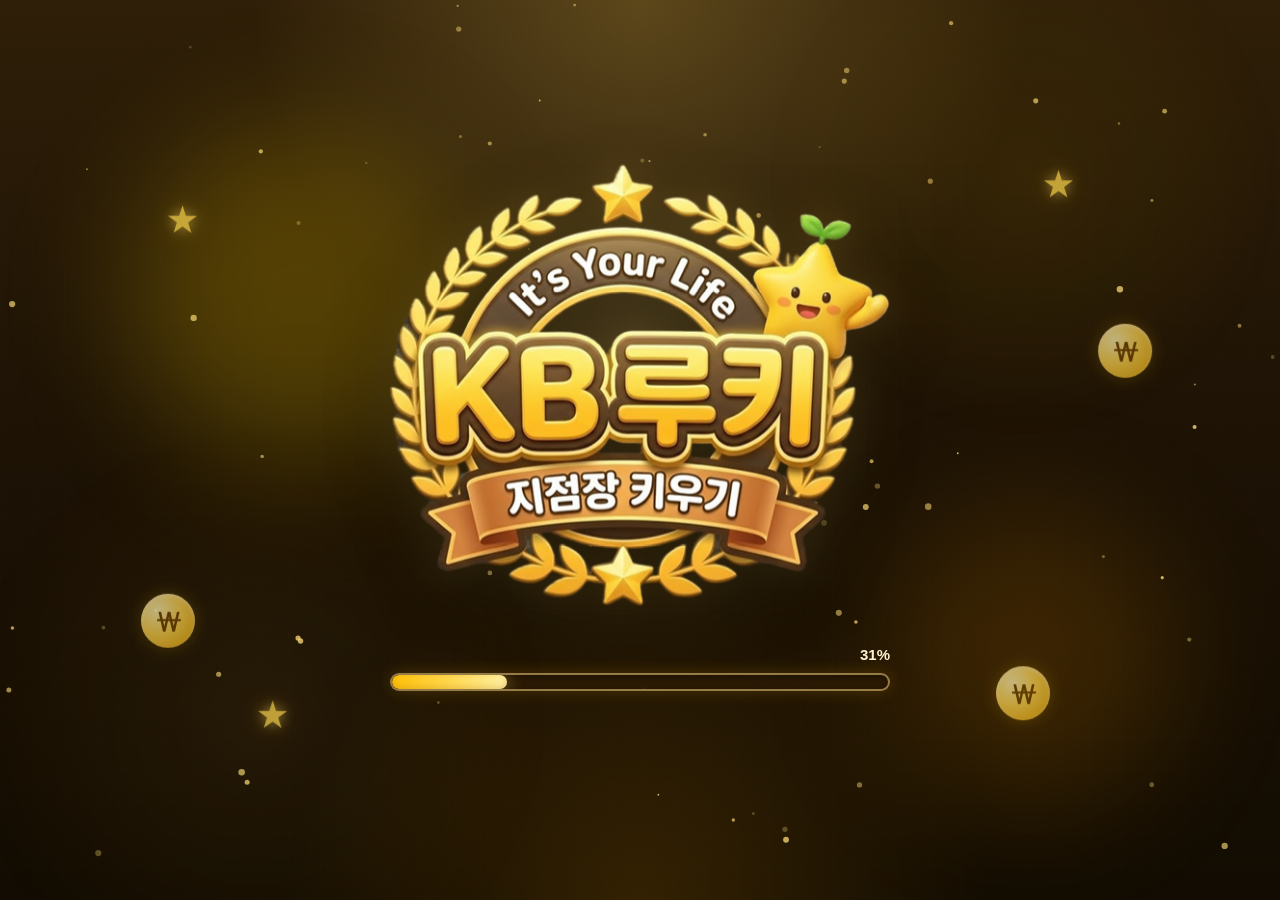
<file: index.html>
<!doctype html>
<html lang="ko">
  <head>
    <meta charset="UTF-8" />
    <meta name="viewport" content="width=device-width, initial-scale=1.0" />
    <meta http-equiv="refresh" content="0; URL='/html/SplashScreenPage.html'" />
    <title>Document</title>
  </head>
  <body></body>
</html>
</file>
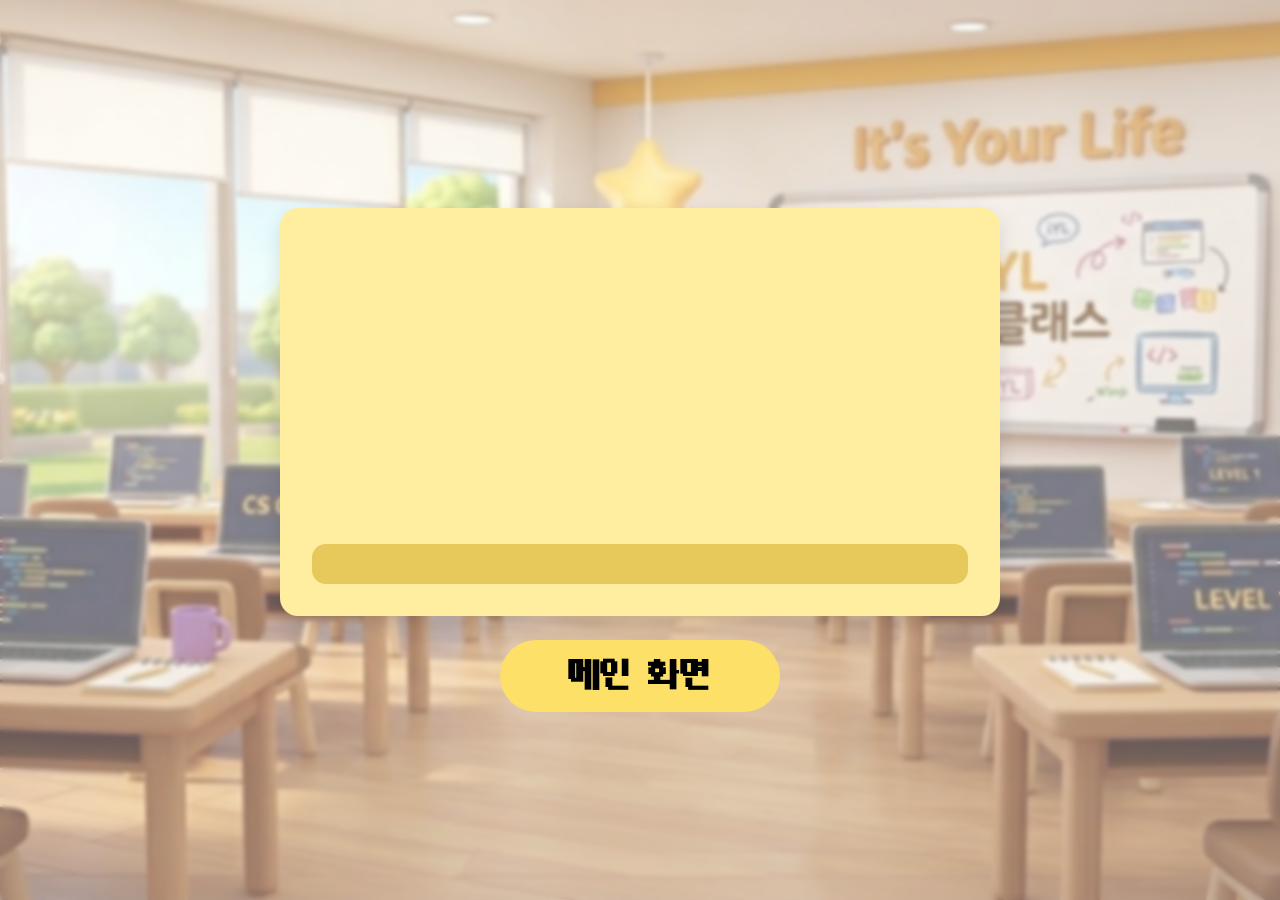
<file: html/ExplainPage.html>
<!doctype html>
<html lang="ko">
    <head>
        <meta charset="UTF-8" />
        <meta name="viewport" content="width=device-width, initial-scale=1.0" />
        <title>문제 해설</title>

        <link rel="stylesheet" href="../css/QuizPage.css" />
        <link rel="stylesheet" href="../css/ExplainPage.css" />
        <link rel="stylesheet" href="../css/Global.css" />
    </head>

    <body>
        <div class="quiz-page">
            <div class="overlay"></div>

            <header class="quiz-header"></header>

            <main class="quiz-card">
                <!-- 틀린 문제 표시 -->
                <div id="wrong-indicator" class="wrong-indicator"></div>

                <div class="question-box">
                    <h2 id="question" class="question-text"></h2>
                </div>

                <!-- 정답 표시 -->
                <div id="options" class="answer-area"></div>

                <!-- 해설 -->
                <div id="explanation" class="explanation"></div>
            </main>

            <div class="bottom-area">
                <button class="next-btn home-btn">메인 화면</button>
            </div>
        </div>

        <script src="../js/ExplainPage.js"></script>
    </body>
</html>
</file>
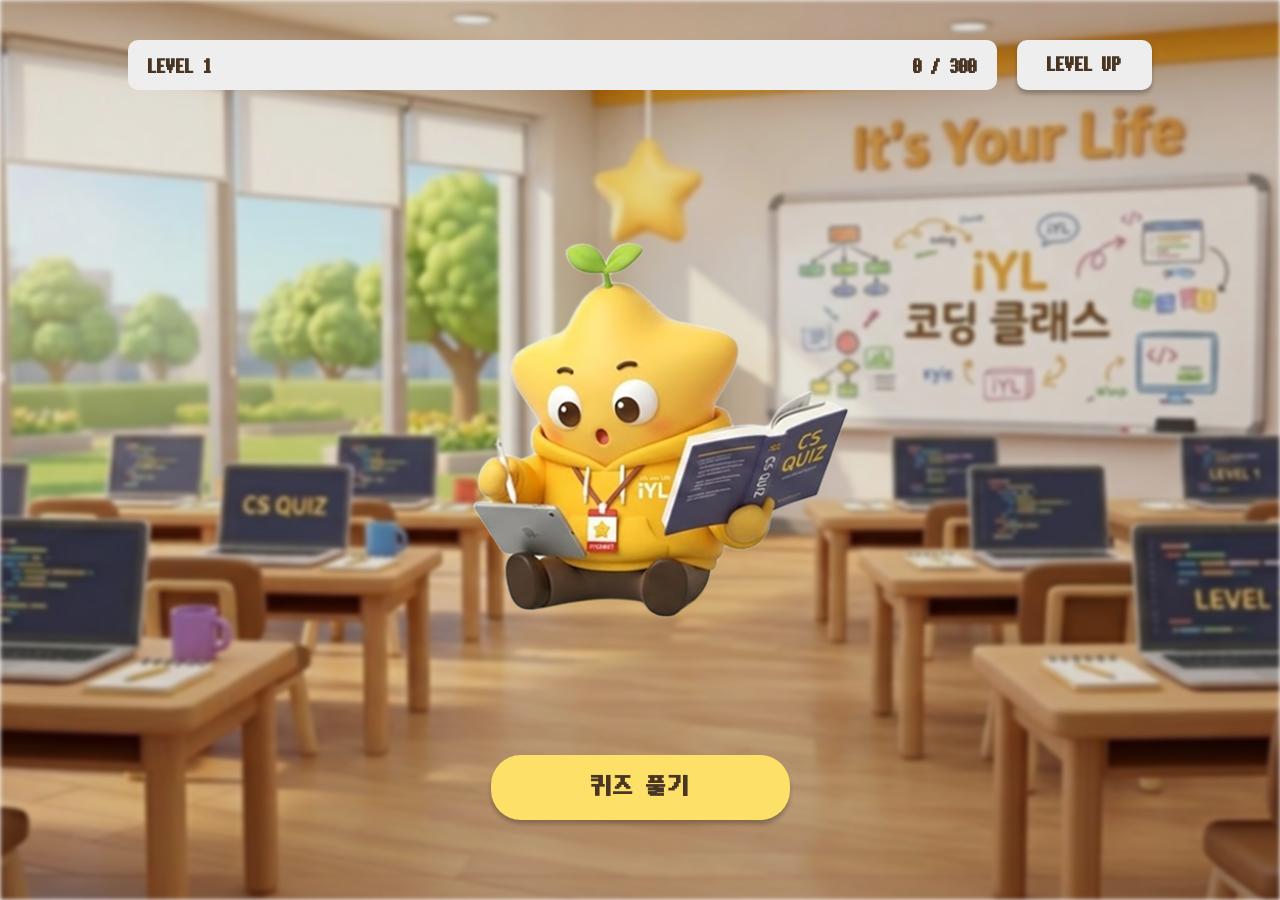
<file: html/MainPage.html>
<!doctype html>
<html lang="ko">
  <head>
    <meta charset="UTF-8" />
    <title>KB 루키 - 지점장 키우기</title>
    <link rel="stylesheet" href="../css/MainPage.css" />
    <link rel="stylesheet" href="../css/Global.css" />
  </head>

  <body>
    <div id="container">
      <!-- 배경 -->
      <img id="bg" />

      <!-- 상단 UI -->
      <div id="top-ui">
        <div id="progress-container">
          <div id="progress-bar">
            <div id="progress"></div>
            <div id="text-container">
              <span id="level-text"></span>
              <span id="exp-text"></span>
            </div>
          </div>

          <button id="levelBtn" disabled>LEVEL UP</button>
        </div>
      </div>

      <!-- 캐릭터 -->
      <div id="character-area">
        <img id="character" />
      </div>

      <!-- 시작 -->
      <button id="startBtn">퀴즈 풀기</button>
    </div>

    <script src="../js/MainPage.js"></script>
  </body>
</html>
</file>
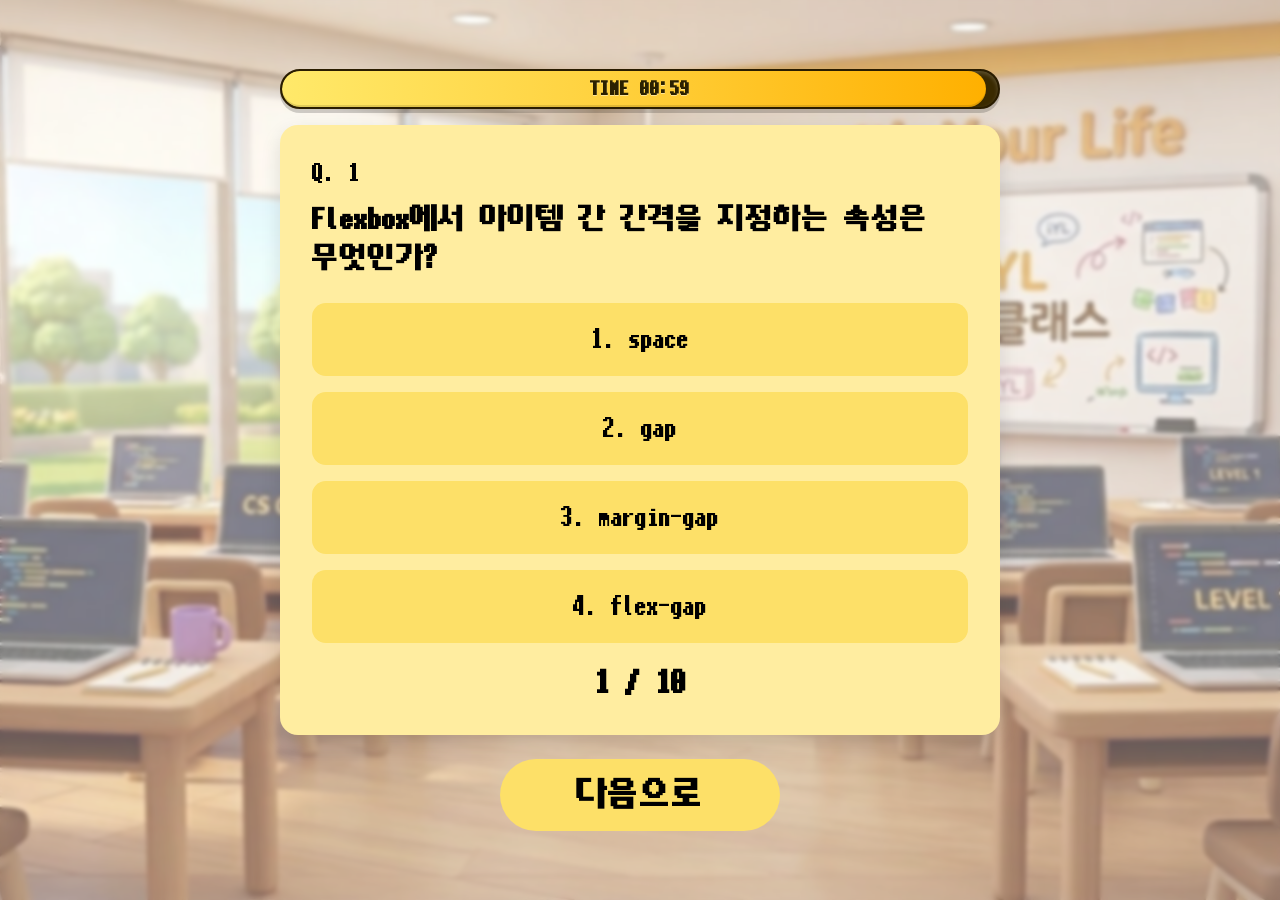
<file: html/QuizPage.html>
<!doctype html>
<html lang="ko">
    <head>
        <meta charset="UTF-8" />
        <meta name="viewport" content="width=device-width, initial-scale=1.0" />
        <title>퀴즈 풀기</title>
        <link rel="stylesheet" href="../css/QuizPage.css" />
        <link rel="stylesheet" href="../css/Global.css" />
    </head>
    <body>
        <div class="quiz-page">
            <img id="bgImage" class="bg-image" src="" alt="" />
            <div class="overlay"></div>

            <div class="game-timer-wrap">
                <div class="game-timer-frame">
                    <div id="timerBar" class="game-timer-bar"></div>
                    <div id="timerLabel" class="game-timer-label">
                        TIME 01:00
                    </div>
                </div>
            </div>

            <main class="quiz-card">
                <div class="question-box">
                    <p class="question-number" id="questionNumber">Q. 1</p>
                    <h2 class="question-text" id="questionText">문제 표시</h2>
                </div>

                <div class="answer-area" id="answerArea">
                    <!-- 문제 보기 뜨는 부분 -->
                </div>

                <div class="progress" id="progressText">1 / 10</div>
            </main>

            <div class="bottom-area">
                <button id="nextBtn" class="next-btn">다음으로</button>
                <button id="finishBtn" class="finish-btn hidden">
                    종료하기
                </button>
            </div>
        </div>

        <script src="../js/QuizPage.js"></script>
        <audio id="quizAudio" src="../assets/audio/timer.mp3"></audio>
    </body>
</html>
</file>
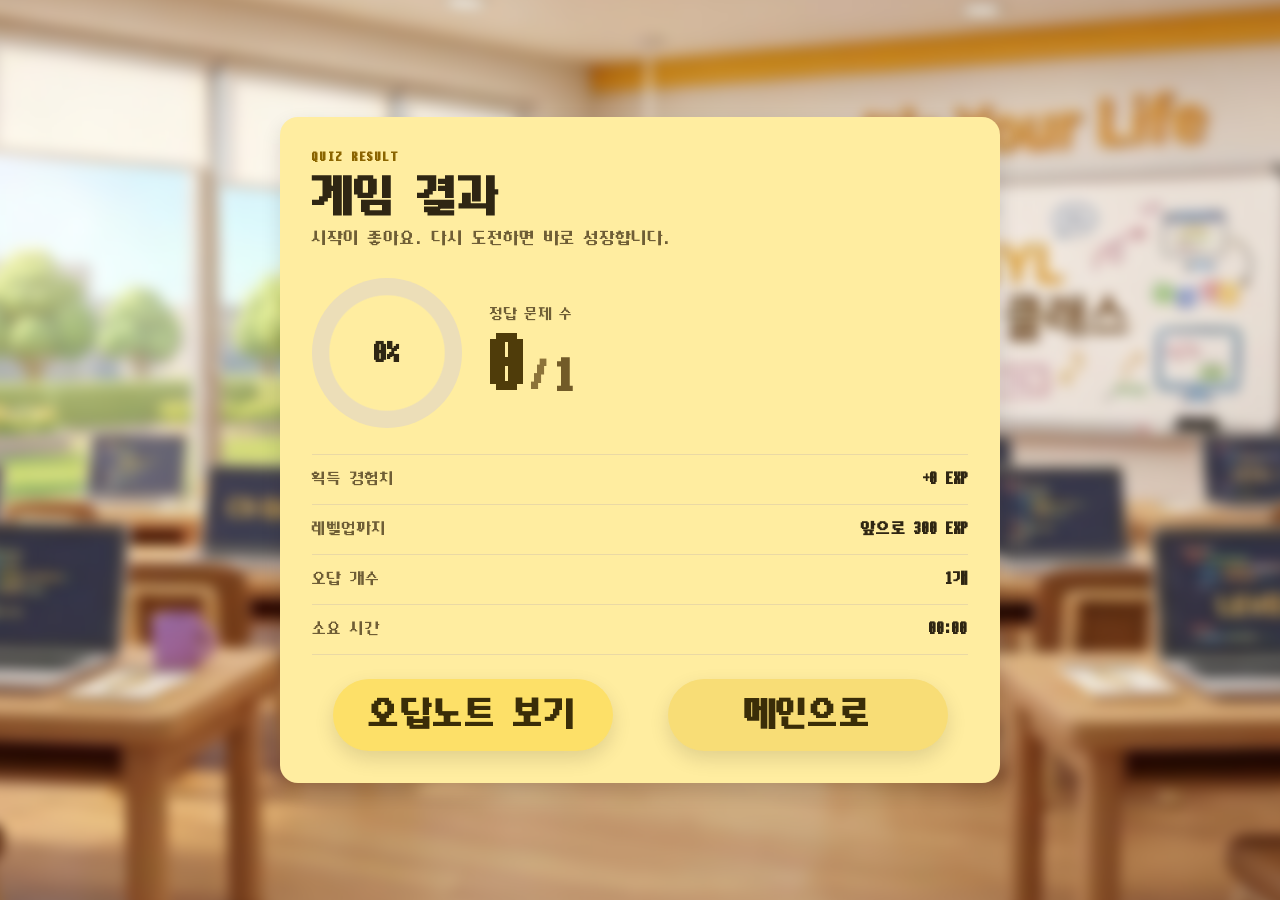
<file: html/ResultPage.html>
<!doctype html>
<html lang="ko">
  <head>
    <meta charset="UTF-8" />
    <meta name="viewport" content="width=device-width, initial-scale=1.0" />
    <title>게임 결과</title>
    <link rel="stylesheet" href="../css/ResultPage.css" />
    <link rel="stylesheet" href="../css/Global.css" />
    <script src="../js/ResultPage.js" defer></script>
  </head>

  <body>
    <main class="result-page">
      <section class="result-card" aria-labelledby="result-title">
        <p class="eyebrow">QUIZ RESULT</p>
        <h1 id="result-title">게임 결과</h1>
        <p id="result-message" class="result-message">
          오늘도 한 단계 성장했어요.
        </p>

        <div class="score-area">
          <div
            id="score-ring"
            class="score-ring"
            role="img"
            aria-label="정답률"
          >
            <span id="accuracy-text">0%</span>
          </div>
          <div class="score-summary">
            <p class="score-label">정답 문제 수</p>
            <p id="correct-text" class="correct-highlight">
              <span id="correct-count" class="correct-count">0</span>
              <span class="correct-divider">/</span>
              <span id="total-count" class="correct-total">10</span>
            </p>
            </p>
          </div>
        </div>

        <ul class="detail-list">
          <li><span>획득 경험치</span><strong id="exp-text">+0 EXP</strong></li>
          <li>
            <span>레벨업까지</span
            ><strong id="remain-exp-text">앞으로 0 EXP</strong>
          </li>
          <li><span>오답 개수</span><strong id="wrong-text">0개</strong></li>
          <li><span>소요 시간</span><strong id="time-text">00:00</strong></li>
        </ul>

        <div class="button-row">
          <a id="review-link" class="btn secondary" href="#">오답노트 보기</a>
          <a id="main-link" class="btn ghost" href="#">메인으로</a>
        </div>
      </section>
    </main>
  </body>
</html>
</file>
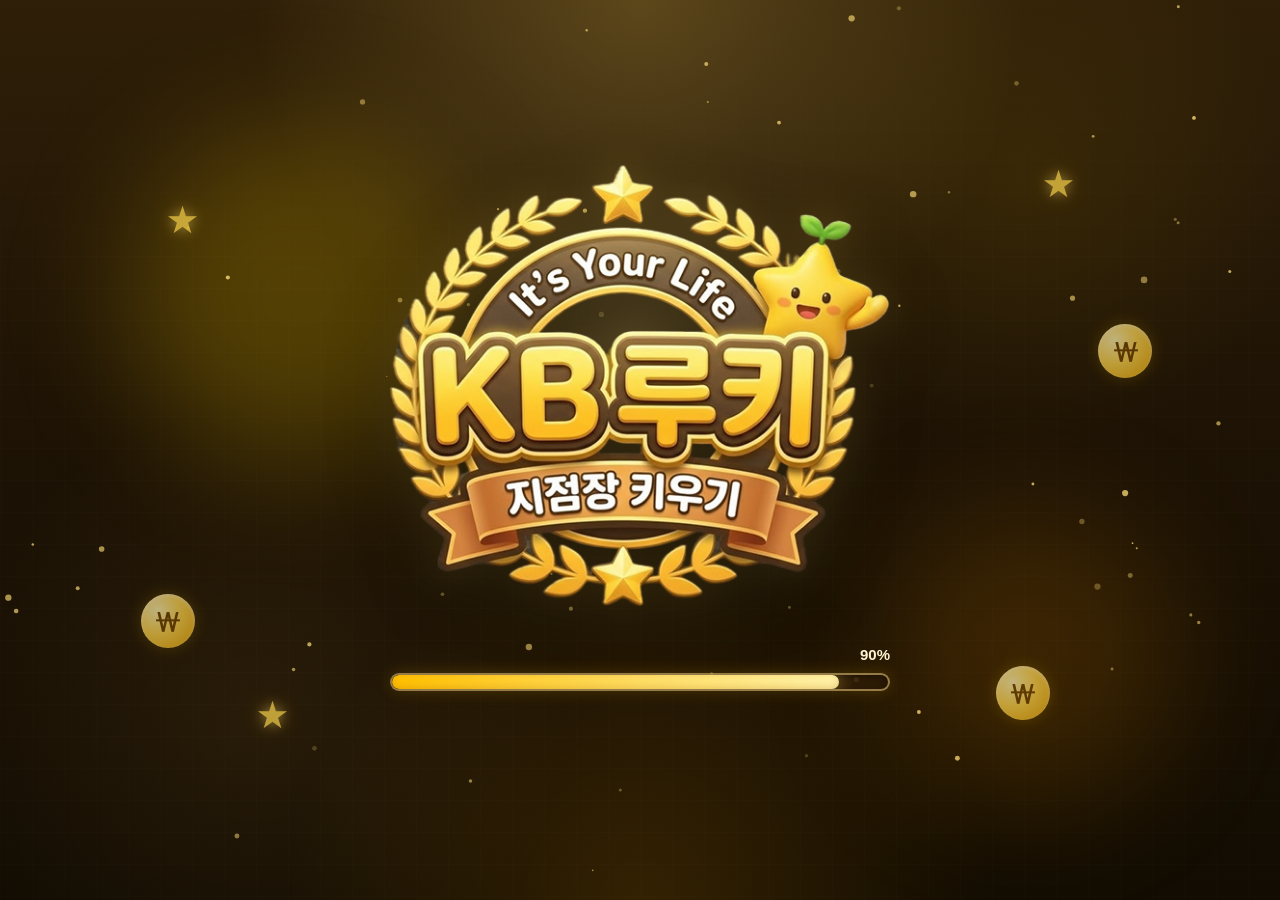
<file: html/SplashScreenPage.html>
<!doctype html>
<html lang="ko">
  <head>
    <meta charset="UTF-8" />
    <meta name="viewport" content="width=device-width, initial-scale=1.0" />
    <title>KB루키 지점장 키우기 - Splash</title>
    <link rel="stylesheet" href="../css/SplashScreenPage.css" />
  </head>
  <body>
    <div class="splash-page">
      <!-- 배경 효과 -->
      <div class="bg-gradient"></div>
      <div class="grid-overlay"></div>
      <div class="glow glow-1"></div>
      <div class="glow glow-2"></div>

      <!-- 떠다니는 장식 -->
      <div class="floating floating-star star-1">★</div>
      <div class="floating floating-star star-2">★</div>
      <div class="floating floating-star star-3">★</div>
      <div class="floating floating-coin coin-1">₩</div>
      <div class="floating floating-coin coin-2">₩</div>
      <div class="floating floating-coin coin-3">₩</div>

      <!-- 파티클 캔버스 -->
      <canvas id="particle-canvas"></canvas>

      <!-- 메인 컨텐츠 -->
      <main class="content">
        <div class="logo-wrap">
          <img
            src="../assets/image/logo.png"
            alt="KB루키 지점장 키우기 로고"
            class="logo"
          />
        </div>

        <div class="loading-section">
          <div class="loading-label">
            <span id="loading-percent">0%</span>
          </div>

          <div class="loading-bar">
            <div class="loading-fill" id="loading-fill"></div>
            <div class="loading-glow"></div>
          </div>
        </div>

        <button class="start-btn hidden" id="start-btn">시작하기</button>
      </main>
    </div>

    <script src="../js/SplashScreenPage.js"></script>
  </body>
</html>
</file>
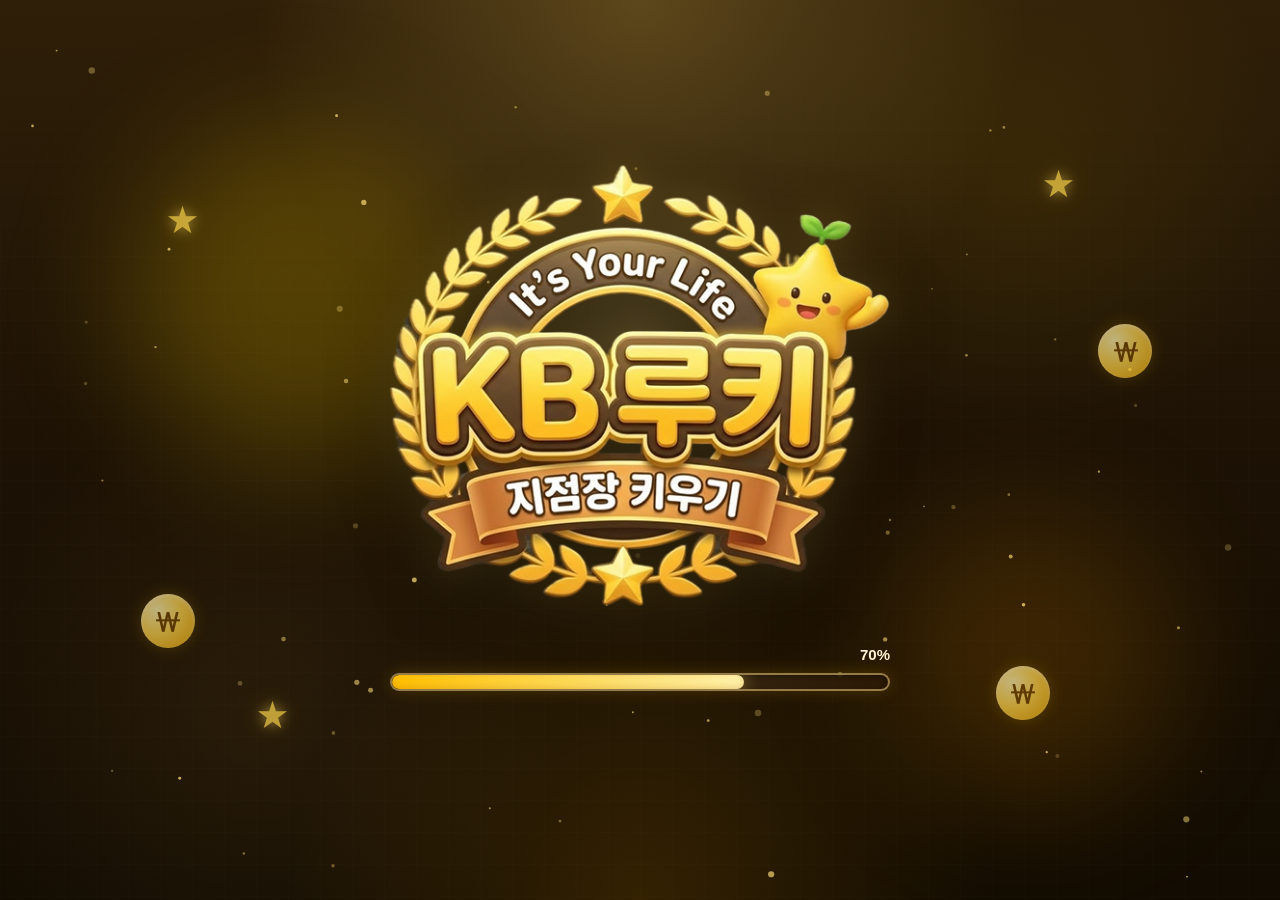
<file: html/SplashScreePage.html>
<!doctype html>
<html lang="ko">
  <head>
    <meta charset="UTF-8" />
    <meta name="viewport" content="width=device-width, initial-scale=1.0" />
    <title>KB루키 지점장 키우기 - Splash</title>
    <link rel="stylesheet" href="../css/SplashScreePage.css" />
  </head>
  <body>
    <div class="splash-page">
      <!-- 배경 효과 -->
      <div class="bg-gradient"></div>
      <div class="grid-overlay"></div>
      <div class="glow glow-1"></div>
      <div class="glow glow-2"></div>

      <!-- 떠다니는 장식 -->
      <div class="floating floating-star star-1">★</div>
      <div class="floating floating-star star-2">★</div>
      <div class="floating floating-star star-3">★</div>
      <div class="floating floating-coin coin-1">₩</div>
      <div class="floating floating-coin coin-2">₩</div>
      <div class="floating floating-coin coin-3">₩</div>

      <!-- 파티클 캔버스 -->
      <canvas id="particle-canvas"></canvas>

      <!-- 메인 컨텐츠 -->
      <main class="content">
        <div class="logo-wrap">
          <img
            src="../assets/image/logo.png"
            alt="KB루키 지점장 키우기 로고"
            class="logo"
          />
        </div>

        <div class="loading-section">
          <div class="loading-label">
            <span id="loading-percent">0%</span>
          </div>

          <div class="loading-bar">
            <div class="loading-fill" id="loading-fill"></div>
            <div class="loading-glow"></div>
          </div>
        </div>

        <button class="start-btn hidden" id="start-btn">시작하기</button>
      </main>
    </div>

    <script src="../js/SplashScreePage.js"></script>
  </body>
</html>
</file>
<file: css/QuizPage.css>
/* reset / base */
* {
    box-sizing: border-box;
    margin: 0;
    padding: 0;
}

@font-face {
    font-family: 'mulmaru';
    src: url('../assets/MulmaruMono.woff2') format('woff2');
}

html,
body {
    background-color: #ffeda0;
    font-family: 'mulmaru', sans-serif;
}

button {
    font-family: inherit;
}

/* Page Layout */
.quiz-page {
    position: relative;
    width: 100%;
    min-height: 100vh;
    display: flex;
    flex-direction: column;
    align-items: center;
    justify-content: center;
    padding: 24px;
}

.bg-image {
    position: absolute;
    width: 100%;
    height: 100%;
    object-fit: cover;
    z-index: 0;
}

.overlay {
    position: absolute;
    inset: 0;
    background: rgba(255, 255, 255, 0.35);
    backdrop-filter: blur(2px);
    z-index: 1;
}

/* Main Sections */
.quiz-header,
.quiz-card,
.bottom-area {
    position: relative;
    z-index: 2;
}

.quiz-header {
    width: 100%;
    max-width: 900px;
    display: flex;
    justify-content: flex-end;
    margin-bottom: 20px;
}

.quiz-card {
    width: 100%;
    max-width: 720px;
    background: #ffeda0;
    border-radius: 18px;
    padding: 32px;
    box-shadow: 0 8px 20px rgba(0, 0, 0, 0.12);
}

.bottom-area {
    margin-top: 24px;
}

/* Quiz Content */
.game-timer-wrap {
    width: 100%;
    max-width: 720px;
    margin-bottom: 16px;
    position: relative;
    z-index: 3;
}

.game-timer-frame {
    position: relative;
    width: 100%;
    height: 40px;
    background: #3a2a00;
    border: 2px solid #2a1d00;
    border-radius: 999px;
    overflow: hidden;
    box-shadow:
        0 4px 0 rgba(0, 0, 0, 0.18),
        inset 0 2px 4px rgba(255, 255, 255, 0.2);
}

.game-timer-bar {
    height: 100%;
    width: 100%;
    border-radius: 999px;
    background: #ffe96a;
    transition:
        width 1s linear,
        background 0.3s ease;
    box-shadow: inset 0 -2px 0 rgba(0, 0, 0, 0.12);
}

.game-timer-label {
    position: absolute;
    inset: 0;
    display: flex;
    align-items: center;
    justify-content: center;
    font-size: 18px;
    font-weight: 700;
    color: #2b2100;
    text-shadow: 0 1px 0 rgba(255, 255, 255, 0.45);
    letter-spacing: 1px;
    pointer-events: none;
}

.game-timer-frame.danger {
    animation: timerShake 0.6s infinite alternate;
}

@keyframes timerShake {
    from {
        transform: translateY(0);
    }
    to {
        transform: translateY(-1px);
    }
}

.question-box {
    margin-bottom: 24px;
}

.question-number {
    font-size: 24px;
    margin-bottom: 12px;
}

.question-text {
    font-size: 28px;
    font-weight: 600;
    line-height: 1.4;
}

.answer-area {
    display: flex;
    flex-direction: column;
    gap: 16px;
    min-height: 260px;
}

.progress {
    margin-top: 20px;
    text-align: center;
    font-size: 30px;
    font-weight: 700;
}

/* Buttons */
.option-btn,
.ox-btn {
    width: 100%;
    padding: 20px;
    border: none;
    border-radius: 14px;
    background: #fde068;
    font-size: 25px;
    cursor: pointer;
    transition: 0.2s;
}

.option-btn:hover,
.ox-btn:hover {
    transform: translateY(-2px);
}

.next-btn,
.finish-btn {
    width: 280px;
    height: 72px;
    border: none;
    border-radius: 999px;
    background: #fde068;
    font-size: 32px;
    font-weight: 700;
    cursor: pointer;
}

/* State */
.hidden {
    display: none;
}

.option-btn.selected,
.ox-btn.selected {
    outline: 3px solid #222;
}
</file>
<file: css/ExplainPage.css>
/* reset / base */
* {
  box-sizing: border-box;
  margin: 0;
  padding: 0;
}

body {
  background-color: #ffeda0;
  font-family: Arial, Helvetica, sans-serif;
}

/* Page Layout */
.quiz-page {
  position: relative;
  width: 100%;
  min-height: 100vh;

  display: flex;
  flex-direction: column;
  align-items: center;
  justify-content: center;

  padding: 24px;
}

/* 레벨 배경 */
.level1 {
  background: url('../assets/image/bg-level1.png') center/cover no-repeat;
}

.level2 {
  background: url('../assets/image/bg-level2.png') center/cover no-repeat;
}

.level3 {
  background: url('../assets/image/bg-level3.png') center/cover no-repeat;
}

.overlay {
  position: absolute;
  inset: 0;
  background: rgba(255, 255, 255, 0.35);
  backdrop-filter: blur(2px);
  z-index: 1;
}

/* Main Sections */
.quiz-header,
.quiz-card,
.bottom-area {
  position: relative;
  z-index: 2;
}

/* header */
.quiz-header {
  width: 100%;
  max-width: 900px;
  display: flex;
  justify-content: flex-end;
  margin-bottom: 20px;
}

/* card */
.quiz-card {
  width: 100%;
  max-width: 720px;

  background: #ffeda0;

  border-radius: 18px;

  padding: 32px;

  box-shadow: 0 8px 20px rgba(0, 0, 0, 0.12);
}

/* question */
.question-text {
  font-size: 28px;
  font-weight: bold;
  margin-bottom: 24px;
}

/* answer area */
.answer-area {
  width: 100%;
}

/* 선택지 */
.option-btn {
  width: 100%;
  padding: 18px;
  margin: 12px 0;

  border-radius: 14px;
  border: 3px solid transparent;

  background: #e6c85b;

  font-size: 18px;
  font-weight: bold;
}

/* 정답 표시 */
.correct {
  border: 4px solid #ff4d4d;
  background: #f6d66c;
}

/* 해설 박스 */
.explanation {
  margin-top: 20px;

  padding: 20px;

  background: #e6c85b;

  border-radius: 14px;

  font-size: 18px;
  font-weight: bold;

  line-height: 1.6;

  max-height: 200px;
  overflow-y: auto;
}

/* 틀린 문제 동그라미 */
.wrong-indicator {
  display: flex;
  justify-content: center;
  gap: 12px;

  flex-wrap: wrap;

  max-width: 260px;

  margin: 0 auto 20px auto;
}

/* 동그라미 */
.circle {
  width: 40px;
  height: 40px;

  border-radius: 50%;

  background: #f6d66c;

  display: flex;
  justify-content: center;
  align-items: center;

  font-weight: bold;

  cursor: pointer;
}

/* 현재 문제 */
.circle.active {
  background: #ffd84d;
}

/* hover */
.circle:hover {
  transform: scale(1.1);
}

/* bottom */
.bottom-area {
  margin-top: 24px;
}

/* 버튼 */
.next-btn,
.finish-btn {
  width: 280px;
  height: 72px;

  border: none;

  border-radius: 999px;

  background: #fde068;

  font-size: 32px;
  font-weight: 700;

  cursor: pointer;
}
</file>
<file: css/Global.css>
@font-face {
  font-family: 'mulmaru';
  src: url('../assets/font/MulmaruMono.woff2') format('woff2');
}

html,
body {
  font-family: 'mulmaru', sans-serif;
}

button {
  font-family: inherit;
}
</file>
<file: css/MainPage.css>
body {
  margin: 0;
  height: 100vh;
  overflow: hidden;
}

#container {
  width: 100vw;
  height: 100vh;
  position: relative;
  overflow: hidden;
  display: flex;
  flex-direction: column;
  align-items: center;
  justify-content: space-between;
  padding: 40px 0 80px 0;
  box-sizing: border-box;
}

/* 배경 */
#bg {
  position: absolute;
  top: 0;
  left: 0;
  width: 100%;
  height: 100%;
  object-fit: cover;
  z-index: -1;
  filter: blur(2px) brightness(0.9);
}

/* 상단 UI */
#top-ui {
  width: 80%;
}

#progress-container {
  display: flex;
  align-items: center;
  gap: 20px;
}

/* progress */
#progress-bar {
  flex: 1;
  height: 50px;
  background: #eee;
  border-radius: 10px;
  overflow: hidden;
  position: relative;
}

#progress {
  height: 100%;
  width: 0%;
  background: #9cc44b;
  border-radius: 10px;
}

#text-container {
  width: 100%;
  position: absolute;
  top: 30%;
  display: flex;
  justify-content: space-between;
  padding: 0 20px;
  box-sizing: border-box;
}

/* 현재 레벨 */
#level-text {
  font-weight: 700;
  color: #483524;
  font-size: 18px;
}

/* 현재 경험치 */
#exp-text {
  font-size: 18px;
  font-weight: 700;
  color: #483524;
}

/* level 버튼 */
#levelBtn {
  height: 50px;
  padding: 12px 30px;
  border: none;
  border-radius: 10px;
  background: #f4de8d;
  box-shadow: 0 4px 4px 0 rgba(0, 0, 0, 0.25);
  color: #483524;
  font-size: 18px;
  font-weight: 700;
  cursor: pointer;
  transition: transform 0.2s;
}

#levelBtn:disabled {
  background: #eee;
  cursor: not-allowed;
}

#levelBtn:hover {
  transform: scale(1.05);
}

/* 캐릭터 */
#character-area {
  position: absolute;
  top: 50%;
  left: 50%;
  transform: translate(-50%, -50%);
}

#character {
  width: 500px;
}

/* 시작 버튼 */
#startBtn {
  padding: 18px 100px;
  border: none;
  border-radius: 30px;
  color: #483524;
  font-size: 22px;
  font-weight: 700;
  background: #fde068;
  box-shadow: 0 4px 4px 0 rgba(0, 0, 0, 0.25);
  cursor: pointer;
  transition: transform 0.2s;
  z-index: 99;
}

#startBtn:hover {
  transform: scale(1.05);
}
</file>
<file: css/ResultPage.css>
/* KB Style result page color tokens */
:root {
  --bg-deep: #443a27;
  --bg-mid: #9a7b2c;
  --card-bg: #ffeda0;
  --text-main: #2f2613;
  --text-sub: #6f5e36;
  --line: #ead9a5;
  --accent: #ffcc00;
  --accent-strong: #ffbc00;
  --kb-gray: #60584c;
  --ok: #1cbb74;
  --tier-bg-image: url('../assets/image/bg-level1.png');
}

* {
  box-sizing: border-box;
  margin: 0;
  padding: 0;
}

body {
  font-family: 'Pretendard', 'Noto Sans KR', 'Apple SD Gothic Neo', sans-serif;
  color: var(--text-main);
  background-color: #ffeda0;
  min-height: 100vh;
}

.result-page {
  width: 100%;
  min-height: 100vh;
  position: relative;
  display: flex;
  flex-direction: column;
  align-items: center;
  justify-content: center;
  padding: 24px;
  isolation: isolate;
  overflow: hidden;
}

.result-page::before,
.result-page::after {
  content: '';
  position: absolute;
  inset: 0;
  pointer-events: none;
}

.result-page::before {
  z-index: 0;
  background: var(--tier-bg-image) center/cover no-repeat;
  filter: blur(6px);
  transform: scale(1.04);
}

.result-card {
  width: min(720px, 100%);
  position: relative;
  z-index: 2;
  background: var(--card-bg);
  border-radius: 18px;
  padding: 32px;
  box-shadow: 0 8px 20px rgb(0 0 0 / 12%);
}

.eyebrow {
  margin: 0;
  font-size: 12px;
  letter-spacing: 0.16em;
  color: #8b6500;
  font-weight: 700;
}

h1 {
  margin: 10px 0 8px;
  font-size: clamp(30px, 4.2vw, 42px);
  line-height: 1.1;
}

.result-message {
  margin: 0;
  color: var(--text-sub);
  font-size: 16px;
}

.score-area {
  margin-top: 28px;
  display: flex;
  align-items: center;
  gap: 28px;
}

.score-ring {
  --percent: 0;
  width: 150px;
  aspect-ratio: 1;
  border-radius: 50%;
  display: grid;
  place-items: center;
  background:
    radial-gradient(closest-side, var(--card-bg) 76%, transparent 78% 100%),
    conic-gradient(var(--accent) calc(var(--percent) * 1%), #ecdeb8 0);
}

.score-ring span {
  font-size: 26px;
  font-weight: 800;
}

.score-label {
  margin: 0;
  color: var(--text-sub);
  font-size: 14px;
}

.score-label-secondary {
  margin-top: 14px;
}

/* Emphasize solved count (e.g., 7/10) over score */
.correct-highlight {
  margin: 6px 0 0;
  display: inline-flex;
  align-items: flex-end;
  gap: 6px;
  line-height: 1;
}

.correct-count {
  font-size: clamp(52px, 7vw, 72px);
  font-weight: 900;
  letter-spacing: -0.02em;
  color: #4f3c0a;
}

.correct-divider {
  font-size: clamp(26px, 3.6vw, 34px);
  font-weight: 700;
  color: #8c7339;
  margin-bottom: 10px;
}

.correct-total {
  font-size: clamp(30px, 4.3vw, 42px);
  font-weight: 800;
  color: #725b28;
  margin-bottom: 4px;
}

.score-value {
  margin: 6px 0 0;
  font-size: clamp(24px, 3.2vw, 34px);
  line-height: 1;
  font-weight: 700;
  color: var(--kb-gray);
}

.score-sub {
  margin: 10px 0 0;
  font-size: 15px;
  color: var(--text-sub);
}

.detail-list {
  list-style: none;
  margin: 26px 0 0;
  padding: 0;
  border-top: 1px solid var(--line);
}

.detail-list li {
  padding: 14px 0;
  display: flex;
  justify-content: space-between;
  gap: 16px;
  border-bottom: 1px solid var(--line);
  font-size: 15px;
}

.detail-list span {
  color: var(--text-sub);
}

.detail-list strong {
  font-weight: 700;
}

.button-row {
  margin-top: 24px;
  display: grid;
  grid-template-columns: repeat(2, minmax(0, 1fr));
  gap: 14px;
  justify-items: center;
}

.btn {
  display: inline-flex;
  justify-content: center;
  align-items: center;
  width: min(280px, 100%);
  min-height: 72px;
  border: none;
  border-radius: 999px;
  font-weight: 700;
  font-size: clamp(24px, 3vw, 32px);
  text-decoration: none;
  background: #fde068;
  color: #3a2d08;
  box-shadow: 0 8px 20px rgb(0 0 0 / 12%);
  transition:
    transform 0.12s ease,
    filter 0.12s ease,
    box-shadow 0.12s ease,
    background-color 0.12s ease;
}

.btn:hover {
  transform: translateY(-1px);
  filter: brightness(1.02);
  box-shadow: 0 10px 22px rgb(0 0 0 / 14%);
}

.btn:active {
  transform: translateY(0);
}

.btn.is-disabled {
  opacity: 0.45;
  pointer-events: none;
  cursor: default;
  box-shadow: none;
}

.btn.primary {
  background: #fde068;
  color: #3a2d08;
}

.btn.secondary {
  background: #fde068;
  color: #3a2d08;
}

.btn.ghost {
  background: #f8dd76;
  color: #3a2d08;
}

.btn.ghost:hover {
  background: #f2d36a;
}

/* Keep summary card readable on narrow devices */
@media (max-width: 720px) {
  .result-card {
    padding: 26px 20px;
    border-radius: 18px;
  }

  .score-area {
    flex-direction: column;
    align-items: flex-start;
    gap: 16px;
  }

  .score-ring {
    width: 128px;
  }

  .button-row {
    grid-template-columns: 1fr;
  }
}
</file>
<file: css/SplashScreenPage.css>
* {
  box-sizing: border-box;
}

html,
body {
  margin: 0;
  width: 100%;
  height: 100%;
  overflow: hidden;
  font-family: 'Pretendard', 'Apple SD Gothic Neo', 'Malgun Gothic', sans-serif;
}

body {
  background: #120c02;
}

.splash-page {
  position: relative;
  width: 100vw;
  height: 100vh;
  overflow: hidden;
  display: flex;
  align-items: center;
  justify-content: center;
  background:
    radial-gradient(circle at top, rgba(255, 214, 94, 0.22), transparent 35%),
    radial-gradient(circle at bottom, rgba(255, 162, 0, 0.14), transparent 32%),
    linear-gradient(180deg, #2f1f08 0%, #1e1305 45%, #120c02 100%);
}

.bg-gradient {
  position: absolute;
  inset: 0;
  background:
    radial-gradient(
      circle at 50% 38%,
      rgba(255, 231, 154, 0.2),
      transparent 20%
    ),
    radial-gradient(
      circle at 20% 80%,
      rgba(255, 184, 77, 0.08),
      transparent 25%
    ),
    radial-gradient(circle at 80% 20%, rgba(255, 204, 0, 0.08), transparent 22%);
  animation: breathingBg 5s ease-in-out infinite;
}

.grid-overlay {
  position: absolute;
  inset: 0;
  background-image:
    linear-gradient(rgba(255, 255, 255, 0.03) 1px, transparent 1px),
    linear-gradient(90deg, rgba(255, 255, 255, 0.03) 1px, transparent 1px);
  background-size: 32px 32px;
  mask-image: linear-gradient(
    to bottom,
    transparent 0%,
    rgba(0, 0, 0, 0.8) 20%,
    rgba(0, 0, 0, 1) 100%
  );
  opacity: 0.35;
}

.glow {
  position: absolute;
  border-radius: 50%;
  filter: blur(60px);
  pointer-events: none;
}

.glow-1 {
  width: 340px;
  height: 340px;
  background: rgba(255, 208, 0, 0.22);
  left: 10%;
  top: 14%;
  animation: glowMove1 7s ease-in-out infinite;
}

.glow-2 {
  width: 300px;
  height: 300px;
  background: rgba(255, 153, 0, 0.15);
  right: 8%;
  bottom: 10%;
  animation: glowMove2 8s ease-in-out infinite;
}

#particle-canvas {
  position: absolute;
  inset: 0;
  width: 100%;
  height: 100%;
}

.content {
  position: relative;
  z-index: 5;
  width: min(92vw, 760px);
  display: flex;
  flex-direction: column;
  align-items: center;
  text-align: center;
}

.logo-wrap {
  position: relative;
  width: min(74vw, 520px);
  aspect-ratio: 1 / 1;
  display: flex;
  align-items: center;
  justify-content: center;
  animation: floatLogo 2.8s ease-in-out infinite;
}

.logo {
  position: relative;
  z-index: 2;
  width: 100%;
  max-width: 500px;
  object-fit: contain;
  filter: drop-shadow(0 16px 30px rgba(0, 0, 0, 0.5))
    drop-shadow(0 0 18px rgba(255, 210, 79, 0.22));
}

.loading-section {
  width: min(84vw, 500px);
}

.loading-label {
  display: flex;
  align-items: center;
  justify-content: flex-end;
  color: #fff4d0;
  font-size: 15px;
  margin-bottom: 10px;
  font-weight: 700;
}

.loading-bar {
  position: relative;
  width: 100%;
  height: 18px;
  border-radius: 999px;
  overflow: hidden;
  border: 2px solid rgba(255, 222, 139, 0.5);
  background: rgba(46, 28, 5, 0.85);
  box-shadow:
    inset 0 2px 8px rgba(0, 0, 0, 0.35),
    0 0 16px rgba(255, 191, 0, 0.18);
}

.loading-fill {
  width: 0%;
  height: 100%;
  border-radius: 999px;
  background: linear-gradient(90deg, #ffbf00 0%, #ffd84d 50%, #fff1a6 100%);
  box-shadow:
    0 0 18px rgba(255, 217, 79, 0.55),
    inset 0 -2px 6px rgba(168, 99, 0, 0.25);
  transition: width 0.08s linear;
}

.loading-glow {
  position: absolute;
  inset: 0;
  background: linear-gradient(
    90deg,
    transparent 0%,
    rgba(255, 255, 255, 0.08) 50%,
    transparent 100%
  );
  animation: barSweep 1.8s linear infinite;
  pointer-events: none;
}

.start-btn {
  margin-top: 24px;
  padding: 18px 100px;
  border: none;
  border-radius: 999px;
  background: linear-gradient(180deg, #ffd84d 0%, #ffb800 100%);
  color: #4d2c00;
  font-size: 18px;
  font-weight: 900;
  cursor: pointer;
  box-shadow:
    0 10px 24px rgba(255, 184, 0, 0.3),
    inset 0 2px 4px rgba(255, 255, 255, 0.45);
  transition:
    transform 0.2s ease,
    box-shadow 0.2s ease,
    opacity 0.3s ease;
}

.start-btn:hover {
  transform: translateY(-2px) scale(1.03);
  box-shadow:
    0 14px 28px rgba(255, 184, 0, 0.38),
    inset 0 2px 4px rgba(255, 255, 255, 0.45);
}

.start-btn:active {
  transform: translateY(1px) scale(0.99);
}

.hidden {
  opacity: 0;
  pointer-events: none;
}

.show {
  opacity: 1;
  pointer-events: auto;
}

.floating {
  position: absolute;
  z-index: 2;
  user-select: none;
  pointer-events: none;
  opacity: 0.7;
}

.floating-star {
  color: #ffd84d;
  text-shadow:
    0 0 12px rgba(255, 225, 110, 0.65),
    0 0 24px rgba(255, 191, 0, 0.35);
  font-size: clamp(22px, 2.6vw, 38px);
}

.floating-coin {
  width: 54px;
  height: 54px;
  border-radius: 50%;
  display: flex;
  align-items: center;
  justify-content: center;
  color: #714500;
  font-size: 26px;
  font-weight: 900;
  background: radial-gradient(
    circle at 30% 30%,
    #fff2ae 0%,
    #ffd54d 45%,
    #e6a300 100%
  );
  box-shadow:
    0 0 16px rgba(255, 200, 0, 0.25),
    inset 0 2px 4px rgba(255, 255, 255, 0.45);
}

.star-1 {
  left: 13%;
  top: 22%;
  animation: float1 4.2s ease-in-out infinite;
}

.star-2 {
  right: 16%;
  top: 18%;
  animation: float2 5s ease-in-out infinite;
}

.star-3 {
  left: 20%;
  bottom: 18%;
  animation: float3 4.8s ease-in-out infinite;
}

.coin-1 {
  right: 18%;
  bottom: 20%;
  animation: float2 4.7s ease-in-out infinite;
}

.coin-2 {
  left: 11%;
  bottom: 28%;
  animation: float1 5.5s ease-in-out infinite;
}

.coin-3 {
  right: 10%;
  top: 36%;
  animation: float3 5.2s ease-in-out infinite;
}

@keyframes floatLogo {
  0%,
  100% {
    transform: translateY(0px);
  }
  50% {
    transform: translateY(-10px);
  }
}

@keyframes shineSweep {
  0% {
    left: -24%;
    opacity: 0;
  }
  18% {
    opacity: 1;
  }
  55% {
    opacity: 1;
  }
  100% {
    left: 120%;
    opacity: 0;
  }
}

@keyframes spinSlow {
  from {
    transform: rotate(0deg);
  }
  to {
    transform: rotate(360deg);
  }
}

@keyframes barSweep {
  from {
    transform: translateX(-100%);
  }
  to {
    transform: translateX(100%);
  }
}

@keyframes breathingBg {
  0%,
  100% {
    transform: scale(1);
    opacity: 0.9;
  }
  50% {
    transform: scale(1.04);
    opacity: 1;
  }
}

@keyframes glowMove1 {
  0%,
  100% {
    transform: translate(0, 0);
  }
  50% {
    transform: translate(40px, -20px);
  }
}

@keyframes glowMove2 {
  0%,
  100% {
    transform: translate(0, 0);
  }
  50% {
    transform: translate(-30px, 15px);
  }
}

@keyframes float1 {
  0%,
  100% {
    transform: translateY(0) rotate(0deg);
  }
  50% {
    transform: translateY(-20px) rotate(8deg);
  }
}

@keyframes float2 {
  0%,
  100% {
    transform: translateY(0) rotate(0deg);
  }
  50% {
    transform: translateY(18px) rotate(-10deg);
  }
}

@keyframes float3 {
  0%,
  100% {
    transform: translate(0, 0) rotate(0deg);
  }
  50% {
    transform: translate(12px, -16px) rotate(10deg);
  }
}

@media (max-width: 768px) {
  .logo-wrap {
    width: min(86vw, 420px);
  }

  .floating-coin {
    width: 42px;
    height: 42px;
    font-size: 20px;
  }
}
</file>
<file: css/SplashScreePage.css>
* {
  box-sizing: border-box;
}

html,
body {
  margin: 0;
  width: 100%;
  height: 100%;
  overflow: hidden;
  font-family: 'Pretendard', 'Apple SD Gothic Neo', 'Malgun Gothic', sans-serif;
}

body {
  background: #120c02;
}

.splash-page {
  position: relative;
  width: 100vw;
  height: 100vh;
  overflow: hidden;
  display: flex;
  align-items: center;
  justify-content: center;
  background:
    radial-gradient(circle at top, rgba(255, 214, 94, 0.22), transparent 35%),
    radial-gradient(circle at bottom, rgba(255, 162, 0, 0.14), transparent 32%),
    linear-gradient(180deg, #2f1f08 0%, #1e1305 45%, #120c02 100%);
}

.bg-gradient {
  position: absolute;
  inset: 0;
  background:
    radial-gradient(
      circle at 50% 38%,
      rgba(255, 231, 154, 0.2),
      transparent 20%
    ),
    radial-gradient(
      circle at 20% 80%,
      rgba(255, 184, 77, 0.08),
      transparent 25%
    ),
    radial-gradient(circle at 80% 20%, rgba(255, 204, 0, 0.08), transparent 22%);
  animation: breathingBg 5s ease-in-out infinite;
}

.grid-overlay {
  position: absolute;
  inset: 0;
  background-image:
    linear-gradient(rgba(255, 255, 255, 0.03) 1px, transparent 1px),
    linear-gradient(90deg, rgba(255, 255, 255, 0.03) 1px, transparent 1px);
  background-size: 32px 32px;
  mask-image: linear-gradient(
    to bottom,
    transparent 0%,
    rgba(0, 0, 0, 0.8) 20%,
    rgba(0, 0, 0, 1) 100%
  );
  opacity: 0.35;
}

.glow {
  position: absolute;
  border-radius: 50%;
  filter: blur(60px);
  pointer-events: none;
}

.glow-1 {
  width: 340px;
  height: 340px;
  background: rgba(255, 208, 0, 0.22);
  left: 10%;
  top: 14%;
  animation: glowMove1 7s ease-in-out infinite;
}

.glow-2 {
  width: 300px;
  height: 300px;
  background: rgba(255, 153, 0, 0.15);
  right: 8%;
  bottom: 10%;
  animation: glowMove2 8s ease-in-out infinite;
}

#particle-canvas {
  position: absolute;
  inset: 0;
  width: 100%;
  height: 100%;
}

.content {
  position: relative;
  z-index: 5;
  width: min(92vw, 760px);
  display: flex;
  flex-direction: column;
  align-items: center;
  text-align: center;
}

.logo-wrap {
  position: relative;
  width: min(74vw, 520px);
  aspect-ratio: 1 / 1;
  display: flex;
  align-items: center;
  justify-content: center;
  animation: floatLogo 2.8s ease-in-out infinite;
}

.logo {
  position: relative;
  z-index: 2;
  width: 100%;
  max-width: 500px;
  object-fit: contain;
  filter: drop-shadow(0 16px 30px rgba(0, 0, 0, 0.5))
    drop-shadow(0 0 18px rgba(255, 210, 79, 0.22));
}

.loading-section {
  width: min(84vw, 500px);
}

.loading-label {
  display: flex;
  align-items: center;
  justify-content: flex-end;
  color: #fff4d0;
  font-size: 15px;
  margin-bottom: 10px;
  font-weight: 700;
}

.loading-bar {
  position: relative;
  width: 100%;
  height: 18px;
  border-radius: 999px;
  overflow: hidden;
  border: 2px solid rgba(255, 222, 139, 0.5);
  background: rgba(46, 28, 5, 0.85);
  box-shadow:
    inset 0 2px 8px rgba(0, 0, 0, 0.35),
    0 0 16px rgba(255, 191, 0, 0.18);
}

.loading-fill {
  width: 0%;
  height: 100%;
  border-radius: 999px;
  background: linear-gradient(90deg, #ffbf00 0%, #ffd84d 50%, #fff1a6 100%);
  box-shadow:
    0 0 18px rgba(255, 217, 79, 0.55),
    inset 0 -2px 6px rgba(168, 99, 0, 0.25);
  transition: width 0.08s linear;
}

.loading-glow {
  position: absolute;
  inset: 0;
  background: linear-gradient(
    90deg,
    transparent 0%,
    rgba(255, 255, 255, 0.08) 50%,
    transparent 100%
  );
  animation: barSweep 1.8s linear infinite;
  pointer-events: none;
}

.start-btn {
  margin-top: 24px;
  padding: 18px 100px;
  border: none;
  border-radius: 999px;
  background: linear-gradient(180deg, #ffd84d 0%, #ffb800 100%);
  color: #4d2c00;
  font-size: 18px;
  font-weight: 900;
  cursor: pointer;
  box-shadow:
    0 10px 24px rgba(255, 184, 0, 0.3),
    inset 0 2px 4px rgba(255, 255, 255, 0.45);
  transition:
    transform 0.2s ease,
    box-shadow 0.2s ease,
    opacity 0.3s ease;
}

.start-btn:hover {
  transform: translateY(-2px) scale(1.03);
  box-shadow:
    0 14px 28px rgba(255, 184, 0, 0.38),
    inset 0 2px 4px rgba(255, 255, 255, 0.45);
}

.start-btn:active {
  transform: translateY(1px) scale(0.99);
}

.hidden {
  opacity: 0;
  pointer-events: none;
}

.show {
  opacity: 1;
  pointer-events: auto;
}

.floating {
  position: absolute;
  z-index: 2;
  user-select: none;
  pointer-events: none;
  opacity: 0.7;
}

.floating-star {
  color: #ffd84d;
  text-shadow:
    0 0 12px rgba(255, 225, 110, 0.65),
    0 0 24px rgba(255, 191, 0, 0.35);
  font-size: clamp(22px, 2.6vw, 38px);
}

.floating-coin {
  width: 54px;
  height: 54px;
  border-radius: 50%;
  display: flex;
  align-items: center;
  justify-content: center;
  color: #714500;
  font-size: 26px;
  font-weight: 900;
  background: radial-gradient(
    circle at 30% 30%,
    #fff2ae 0%,
    #ffd54d 45%,
    #e6a300 100%
  );
  box-shadow:
    0 0 16px rgba(255, 200, 0, 0.25),
    inset 0 2px 4px rgba(255, 255, 255, 0.45);
}

.star-1 {
  left: 13%;
  top: 22%;
  animation: float1 4.2s ease-in-out infinite;
}

.star-2 {
  right: 16%;
  top: 18%;
  animation: float2 5s ease-in-out infinite;
}

.star-3 {
  left: 20%;
  bottom: 18%;
  animation: float3 4.8s ease-in-out infinite;
}

.coin-1 {
  right: 18%;
  bottom: 20%;
  animation: float2 4.7s ease-in-out infinite;
}

.coin-2 {
  left: 11%;
  bottom: 28%;
  animation: float1 5.5s ease-in-out infinite;
}

.coin-3 {
  right: 10%;
  top: 36%;
  animation: float3 5.2s ease-in-out infinite;
}

@keyframes floatLogo {
  0%,
  100% {
    transform: translateY(0px);
  }
  50% {
    transform: translateY(-10px);
  }
}

@keyframes shineSweep {
  0% {
    left: -24%;
    opacity: 0;
  }
  18% {
    opacity: 1;
  }
  55% {
    opacity: 1;
  }
  100% {
    left: 120%;
    opacity: 0;
  }
}

@keyframes spinSlow {
  from {
    transform: rotate(0deg);
  }
  to {
    transform: rotate(360deg);
  }
}

@keyframes barSweep {
  from {
    transform: translateX(-100%);
  }
  to {
    transform: translateX(100%);
  }
}

@keyframes breathingBg {
  0%,
  100% {
    transform: scale(1);
    opacity: 0.9;
  }
  50% {
    transform: scale(1.04);
    opacity: 1;
  }
}

@keyframes glowMove1 {
  0%,
  100% {
    transform: translate(0, 0);
  }
  50% {
    transform: translate(40px, -20px);
  }
}

@keyframes glowMove2 {
  0%,
  100% {
    transform: translate(0, 0);
  }
  50% {
    transform: translate(-30px, 15px);
  }
}

@keyframes float1 {
  0%,
  100% {
    transform: translateY(0) rotate(0deg);
  }
  50% {
    transform: translateY(-20px) rotate(8deg);
  }
}

@keyframes float2 {
  0%,
  100% {
    transform: translateY(0) rotate(0deg);
  }
  50% {
    transform: translateY(18px) rotate(-10deg);
  }
}

@keyframes float3 {
  0%,
  100% {
    transform: translate(0, 0) rotate(0deg);
  }
  50% {
    transform: translate(12px, -16px) rotate(10deg);
  }
}

@media (max-width: 768px) {
  .logo-wrap {
    width: min(86vw, 420px);
  }

  .floating-coin {
    width: 42px;
    height: 42px;
    font-size: 20px;
  }
}
</file>
